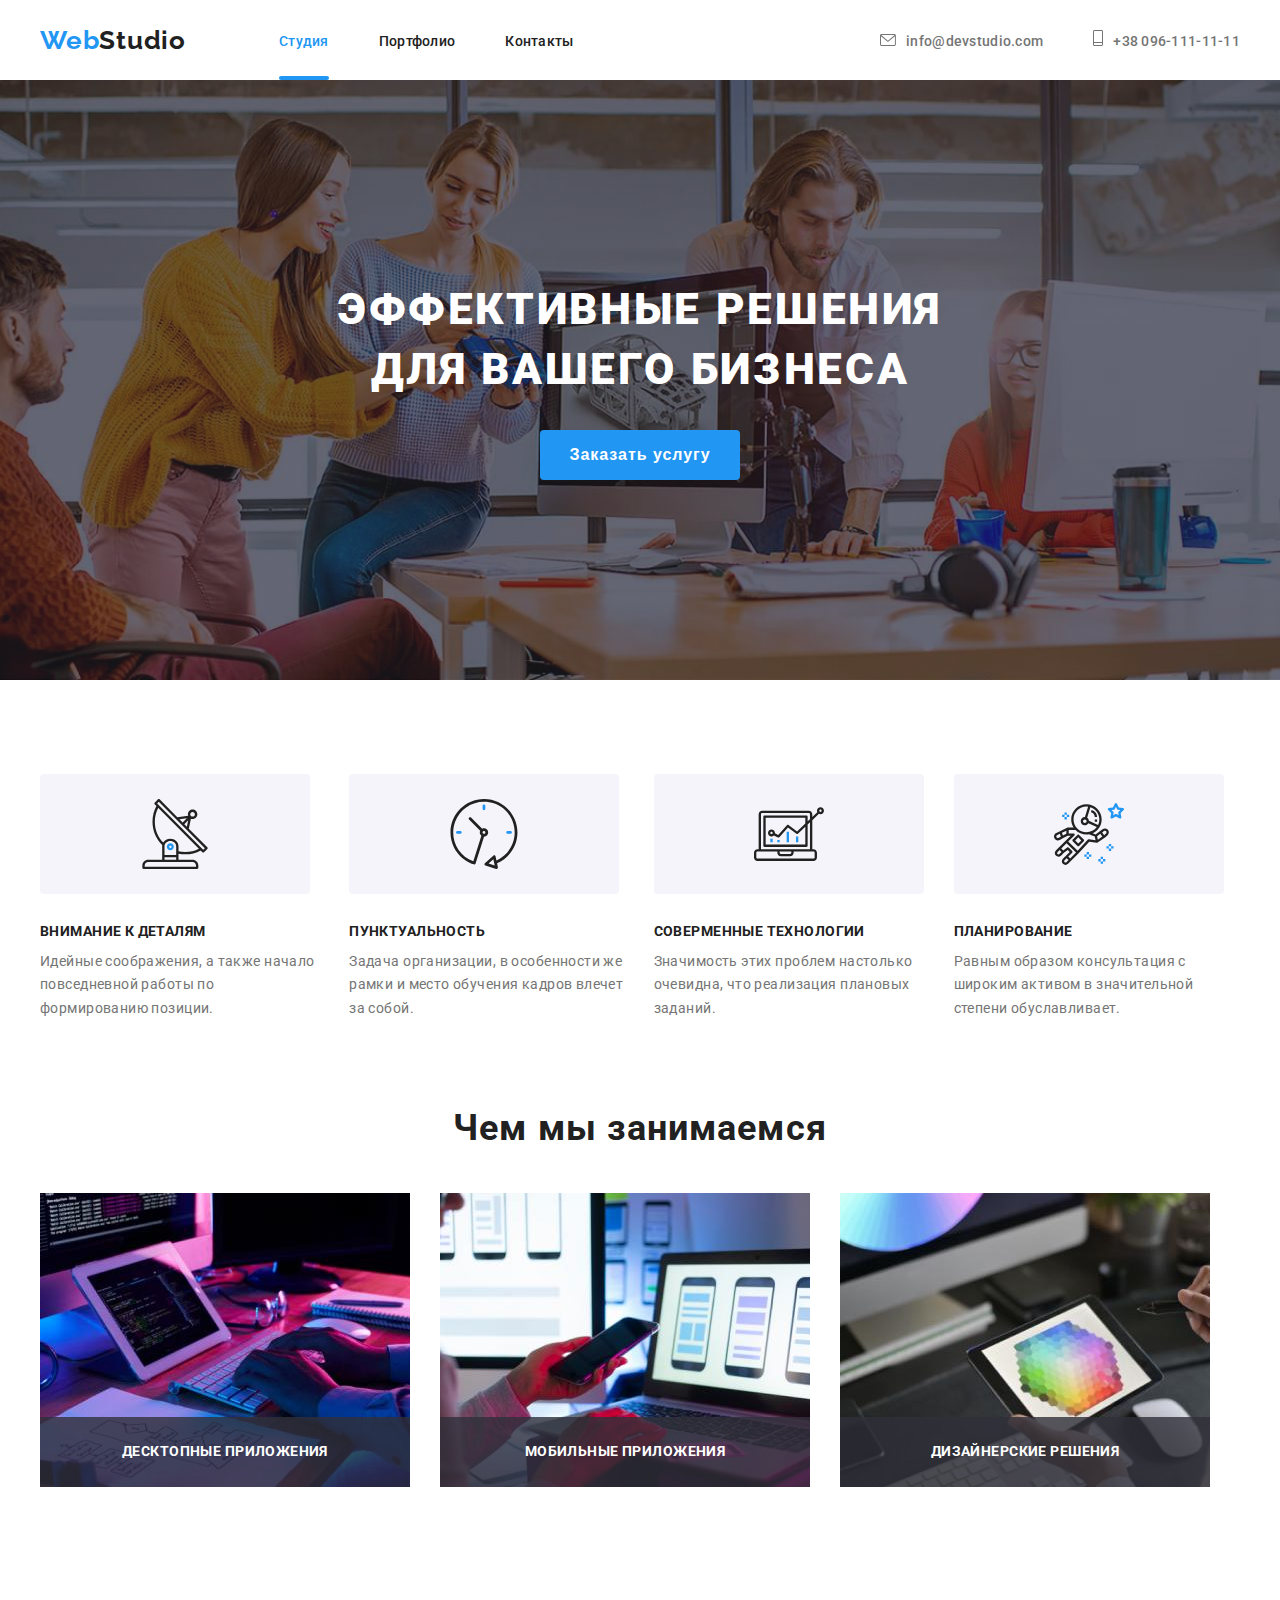
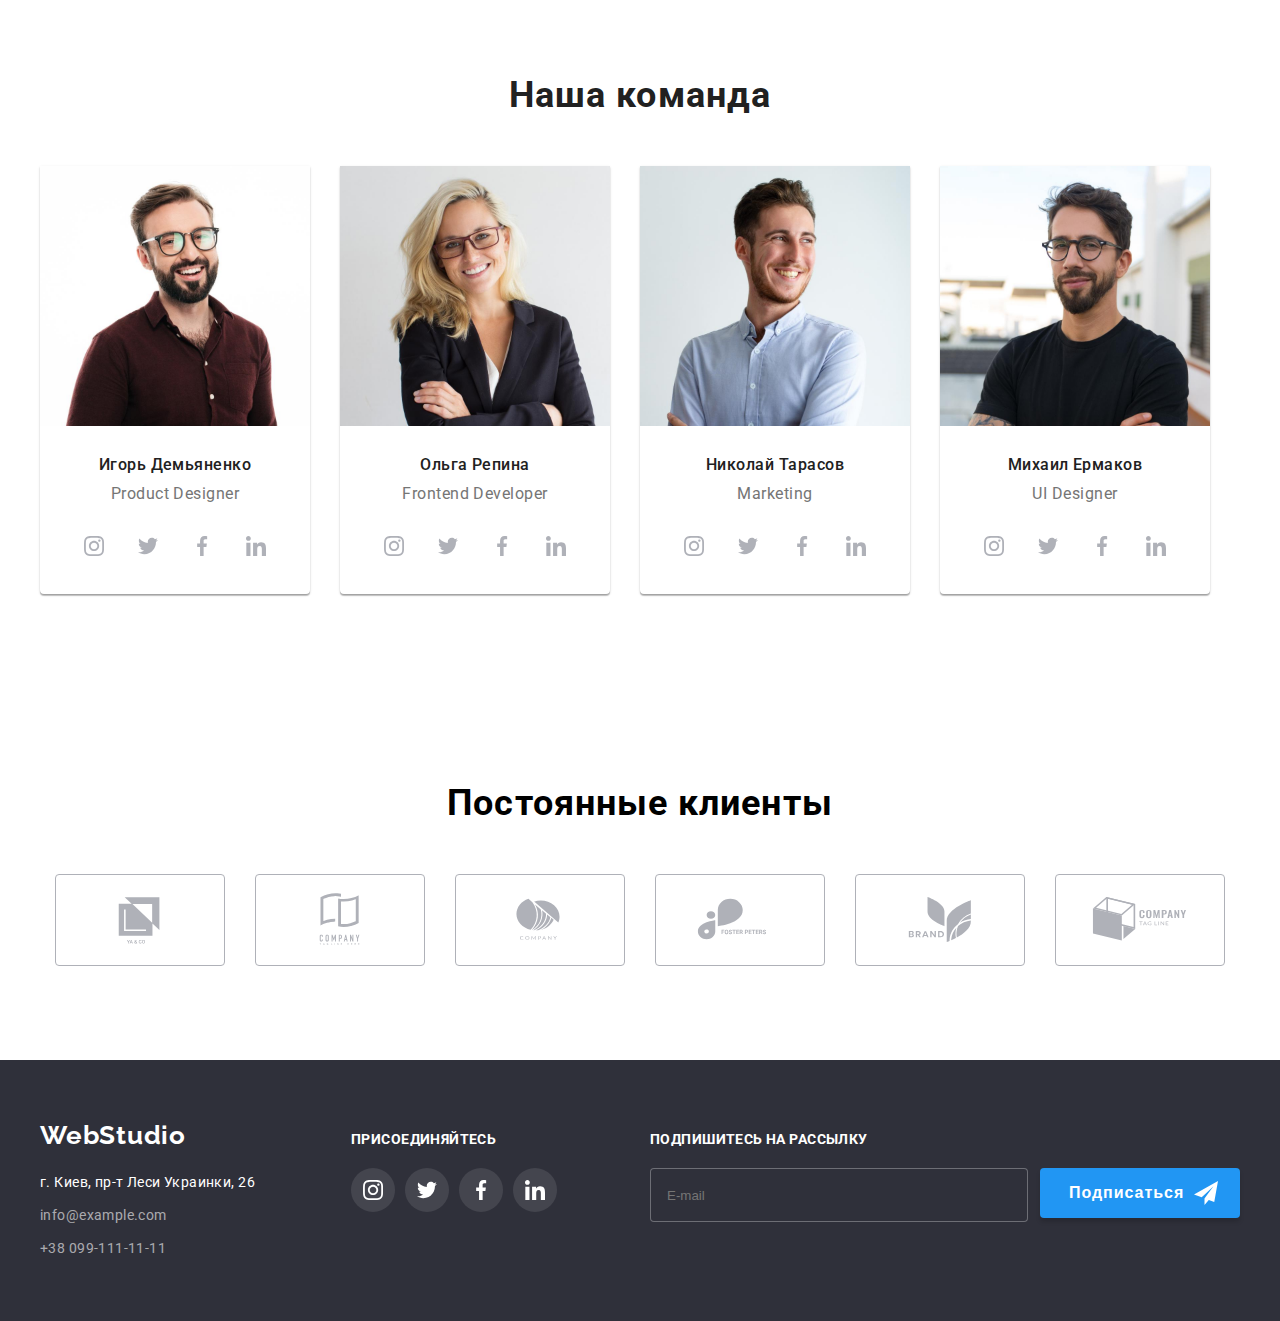
<file: index.html>
<!DOCTYPE html>
<html lang="ru">

<head>
    <meta charset="UTF-8">
    <meta http-equiv="X-UA-Compatible" content="IE=edge">
    <meta name="viewport" content="width=device-width, initial-scale=1.0">
    <title>WebStudio</title>
    <link rel="stylesheet" href="https://cdnjs.cloudflare.com/ajax/libs/modern-normalize/1.1.0/modern-normalize.min.css"
        integrity="sha512-wpPYUAdjBVSE4KJnH1VR1HeZfpl1ub8YT/NKx4PuQ5NmX2tKuGu6U/JRp5y+Y8XG2tV+wKQpNHVUX03MfMFn9Q=="
        crossorigin="anonymous" referrerpolicy="no-referrer" />
    <link rel="preconnect" href="https://fonts.googleapis.com">
    <link rel="preconnect" href="https://fonts.gstatic.com" crossorigin>
    <link href="https://fonts.googleapis.com/css2?family=Raleway:wght@700&family=Roboto:wght@400;500;700&display=swap"
        rel="stylesheet">
    <link rel="stylesheet" href="./css/styles.css" />
</head>

<body>
    <!-----header------>
    <header class="header">
        <div class="container container__header">
            <a href="#" class=" logo logo__header"><span class="logo__dark">Web</span>Studio</a>
            <nav class="header__navigation">
                <ul class="list navigation__list">
                    <li class="navigation__item">
                        <a href="./index.html" class="navigation__link current">Студия</a>
                    </li>
                    <li class="navigation__item">
                        <a href="./portfolio.html" class="navigation__link">Портфолио</a>
                    </li>
                    <li class="navigation__item">
                        <a href="#" class="navigation__link">Контакты</a>
                    </li>
                </ul>
            </nav>
            <ul class="list contacts__list">
                <li class="contacts__item">
                    <a href="mailto:info@devstudio.com" class="contacts__link">
                        <svg class="contacts__icon" width="16" height="12">
                            <use href="./img/sprite-connect.svg#icon-mail"></use>
                        </svg>info@devstudio.com
                    </a>
                </li>
                <li class="contacts__item">
                    <a href="tel:+380961111111" class="contacts__link">
                        <svg class="contacts__icon" width="10" height="16">
                            <use href="./img/sprite-connect.svg#icon-tel"></use>
                        </svg>+38 096-111-11-11
                    </a>
                </li>
            </ul>
        </div>
    </header>
    <!-----hero----->
    <main>
        <section class="hero">
            <div class="container container__hero">
                <h1 class="hero__title">Эффективные решения для вашего бизнеса</h1>
                <button type="button" data-modal-open class="button__hero button__light btn">Заказать услугу</button>
            </div>
        </section>
        <section class="section">
            <div class="container container__features">
                <h2 class="visually--hidden">НАШИ ПРИЕМУЩЕСТВА</h2>
                <ul class="features__list">
                    <li class="features--item">
                        <div class="features__thumb">
                            <svg class="features__icon">
                                <use href="./img/sprite.svg#icon-antenna"></use>
                            </svg>
                        </div>
                        <h3 class="features__title">ВНИМАНИЕ К ДЕТАЛЯМ</h3>
                        <p class="features__text">Идейные соображения, а также начало повседневной работы по формированию
                            позиции.</p>
                    </li>
                    <li class="features--item">
                        <div class="features__thumb">
                            <svg class="features__icon">
                                <use href="./img/sprite.svg#icon-clock"></use>
                            </svg>
                        </div>
                        <h3 class="features__title">ПУНКТУАЛЬНОСТЬ</h3>
                        <p class="features__text">Задача организации, в особенности же рамки и место обучения кадров
                            влечет за собой.</p>
                    </li>
                    <li class="features--item">
                        <div class="features__thumb">
                            <svg class="features__icon">
                                <use href="./img/sprite.svg#icon-diagram"></use>
                            </svg>
                        </div>
                        <h3 class="features__title">СОВЕРМЕННЫЕ ТЕХНОЛОГИИ</h3>
                        <p class="features__text">Значимость этих проблем настолько очевидна, что реализация плановых
                            заданий.</p>
                    </li>
                    <li class="features--item">
                        <div class="features__thumb">
                            <svg class="features__icon">
                                <use href="./img/sprite.svg#icon-astronaut"></use>
                            </svg>
                        </div>
                        <h3 class="features__title">ПЛАНИРОВАНИЕ</h3>
                        <p class="features__text">Равным образом консультация с широким активом в значительной степени
                            обуславливает.</p>
                    </li>
                </ul>
            </div>
        </section>
        <!-----our-work------>
        <section class="section section__busyness">
            <div class="container container__busyness">
                <h2 class="busyness__title">Чем мы занимаемся</h2>
                <ul class="busyness__list">
                    <li class="busyness__item">
                        <img src="./img/doing-something-1.jpg" alt="Человек печатает на клавиатуре" width="370"
                            height="294" class="image-presentation-1" />
                        <p class="busyness__text">Десктопные приложения</p>
                    </li>
                    <li class="busyness__item">
                        <img src="./img/doing-something-2.jpg" alt="Человек использует компьютер" width="370"
                            height="294" class="image-presentation-2" />
                        <p class="busyness__text">Мобильные приложения</p>
                    </li>
                    <li class="busyness__item">
                        <img src="./img/doing-something-3.jpg" alt="Человек использует планшет" width="370" height="294"
                            class="image-presentation-3" />
                        <p class="busyness__text">Дизайнерские решения</p>
                    </li>
                </ul>
            </div>
        </section>
        <!-----team------>
        <section class="section section__team">
            <div class="container container__team">
                <h2 class="team__title">Наша команда</h2>
                <ul class="team__list">
                    <li class="team__card card--item">
                        <img src="./img/igor-1.jpg" alt="Светловолосый мужчина в очках" width="270" height="260"
                            class="card__picture">
                        <div class="team__desk">
                            <h3 class="card__title">Игорь Демьяненко</h3>
                            <p class="card__position">Product Designer</p>
                            <ul class="social__list">
                                <li class="social__item social__item">
                                    <a href="" class="social__link">
                                        <svg class="social__icon" width="20" height="20">
                                            <use href="./img/social-sprite.svg#icon-instagram"></use>
                                        </svg>
                                    </a>
                                </li>
                                <li class="social__item">
                                    <a href="" class="social__link">
                                        <svg class="social__icon" width="20" height="20">
                                            <use href="./img/social-sprite.svg#icon-twitter"></use>
                                        </svg>
                                    </a>
                                </li>
                                <li class="social__item">
                                    <a href="" class="social__link">
                                        <svg class="social__icon" width="20" height="20">
                                            <use href="./img/social-sprite.svg#icon-facebook"></use>
                                        </svg>
                                    </a>
                                </li>
                                <li class="social__item">
                                    <a href="" class="social__link">
                                        <svg class="social__icon" width="20" height="20">
                                            <use href="./img/social-sprite.svg#icon-linkedin"></use>
                                        </svg>
                                    </a>
                                </li>
                            </ul>
                        </div>
                    </li>
                    <li class="team__card card--item">
                        <img src="./img/olga-2.jpg" alt="Улыбающаяся девушка" width="270" height="260"
                            class="card__picture">
                        <div class="team__desk">
                            <h3 class="card__title">Ольга Репина</h3>
                            <p class="card__position">Frontend Developer</p>
                            <ul class="social__list list">
                                <li class="social__item">
                                    <a href="" class="social__link">
                                        <svg class="social__icon" width="20" height="20">
                                            <use href="./img/social-sprite.svg#icon-instagram"></use>
                                        </svg>
                                    </a>
                                </li>
                                <li class="social__item">
                                    <a href="" class="social__link">
                                        <svg class="social__icon" width="20" height="20">
                                            <use href="./img/social-sprite.svg#icon-twitter"></use>
                                        </svg>
                                    </a>
                                </li>
                                <li class="social__item">
                                    <a href="" class="social__link">
                                        <svg class="social__icon" width="20" height="20">
                                            <use href="./img/social-sprite.svg#icon-facebook"></use>
                                        </svg>
                                    </a>
                                </li>
                                <li class="social__item">
                                    <a href="" class="social__link">
                                        <svg class="social__icon" width="20" height="20">
                                            <use href="./img/social-sprite.svg#icon-linkedin"></use>
                                        </svg>
                                    </a>
                                </li>
                            </ul>
                        </div>
                    </li>
                    <li class="team__card card--item">
                        <img src="./img/nikolay-3.jpg" alt="Темноволосый мужчина" width="270" height="260"
                            class="card__picture">
                        <div class="team__desk">
                            <h3 class="card__title">Николай Тарасов</h3>
                            <p class="card__position">Marketing</p>
                            <ul class="social__list list">
                                <li class="social__item">
                                    <a href="" class="social__link">
                                        <svg class="social__icon" width="20" height="20">
                                            <use href="./img/social-sprite.svg#icon-instagram"></use>
                                        </svg>
                                    </a>
                                </li>
                                <li class="social__item">
                                    <a href="" class="social__link">
                                        <svg class="social__icon" width="20" height="20">
                                            <use href="./img/social-sprite.svg#icon-twitter"></use>
                                        </svg>
                                    </a>
                                </li>
                                <li class="social__item">
                                    <a href="" class="social__link">
                                        <svg class="social__icon" width="20" height="20">
                                            <use href="./img/social-sprite.svg#icon-facebook"></use>
                                        </svg>
                                    </a>
                                </li>
                                <li class="social__item">
                                    <a href="" class="social__link">
                                        <svg class="social__icon" width="20" height="20">
                                            <use href="./img/social-sprite.svg#icon-linkedin"></use>
                                        </svg>
                                    </a>
                                </li>
                            </ul>
                        </div>
                    </li>
                    <li class="team__card card--item">
                        <img src="./img/mikhail-4.jpg" alt="Темноволосый мужчина в очках" width="270" height="260"
                            class="card__picture">
                        <div class="team__desk">
                            <h3 class="card__title">Михаил Ермаков</h3>
                            <p class="card__position">UI Designer</p>
                            <ul class="social__list list">
                                <li class="social__item">
                                    <a href="" class="social__link">
                                        <svg class="social__icon" width="20" height="20">
                                            <use href="./img/social-sprite.svg#icon-instagram"></use>
                                        </svg>
                                    </a>
                                </li>
                                <li class="social__item">
                                    <a href="" class="social__link">
                                        <svg class="social__icon" width="20" height="20">
                                            <use href="./img/social-sprite.svg#icon-twitter"></use>
                                        </svg>
                                    </a>
                                </li>
                                <li class="social__item">
                                    <a href="" class="social__link">
                                        <svg class="social__icon" width="20" height="20">
                                            <use href="./img/social-sprite.svg#icon-facebook"></use>
                                        </svg>
                                    </a>
                                </li>
                                <li class="social__item">
                                    <a href="" class="social__link">
                                        <svg class="social__icon" width="20" height="20">
                                            <use href="./img/social-sprite.svg#icon-linkedin"></use>
                                        </svg>
                                    </a>
                                </li>
                            </ul>
                        </div>
                    </li>
                </ul>
            </div>
        </section>
        <section class="section section__clients">
            <div class="container container__clients">
                <h2 class="clients__title">Постоянные клиенты</h2>
                <ul class="list clients__list">
                    <li class="clients__item">
                        <a href="#" class="client__link link">
                            <svg class="client__icon">
                                <use href="./img/clients-sprite.svg#icon-logo-1"></use>
                            </svg>
                        </a>
                    </li>
                    <li class="clients__item">
                        <a href="#" class="client__link link">
                            <svg class="client__icon">
                                <use href="./img/clients-sprite.svg#icon-logo-2"></use>
                            </svg>
                        </a>
                    </li>
                    <li class="clients__item">
                        <a href="#" class="client__link link">
                            <svg class="client__icon">
                                <use href="./img/clients-sprite.svg#icon-logo-3"></use>
                            </svg>
                        </a>
                    </li>
                    <li class="clients__item">
                        <a href="#" class="client__link link">
                            <svg class="client__icon">
                                <use href="./img/clients-sprite.svg#icon-logo-4"></use>
                            </svg>
                        </a>
                    <li class="clients__item">
                        <a href="#" class="client__link link">
                            <svg class="client__icon">
                                <use href="./img/clients-sprite.svg#icon-logo-5"></use>
                            </svg>
                        </a>
                    </li>
                    <li class="clients__item">
                        <a href="#" class="client__link link">
                            <svg class="client__icon">
                                <use href="./img/clients-sprite.svg#icon-logo-6"></use>
                            </svg>
                        </a>
                    </li>
                </ul>
            </div>
        </section>
    </main>
    <!----footer---->
    <footer class="footer">
        <div class="container container__footer">
            <div class="special__footer__container">
                <a href="#" class="link logo__footer"><span class="logo-part">Web</span>Studio</a>
                <address>
                    <ul class="list">
                        <li class="footer__item"><a href="https://goo.gl/maps/i2SUqEGefCtZMEda6" target="_blank"
                                rel="noopener noreferrer nofollow" class="link adress">г. Киев, пр-т Леси Украинки,
                                26</a>
                        </li>
                        <li class="footer__item"><a href="mailto:info@example.com"
                                class="link footer__contacts">info@example.com</a></li>
                        <li class="footer__item"><a href="tel:+380991111111" class="link footer__contacts">+38
                                099-111-11-11</a>
                        </li>
                    </ul>
                </address>
            </div>
            <div class="social__contacts">
                <h2 class="offer__text">присоединяйтесь</h2>
                <ul class="social__list list">
                    <li class="social__item__footer">
                        <a href="" class="social__link__footer">
                            <svg class="social__icon__footer" width="20" height="20">
                                <use href="./img/social-sprite.svg#icon-instagram"></use>
                            </svg>
                        </a>
                    </li>
                    <li class="social__item__footer">
                        <a href="" class="social__link__footer">
                            <svg class="social__icon__footer" width="20" height="20">
                                <use href="./img/social-sprite.svg#icon-twitter"></use>
                            </svg>
                        </a>
                    </li>
                    <li class="social__item__footer">
                        <a href="" class="social__link__footer">
                            <svg class="social__icon__footer" width="20" height="20">
                                <use href="./img/social-sprite.svg#icon-facebook"></use>
                            </svg>
                        </a>
                    </li>
                    <li class="social__item__footer">
                        <a href="" class="social__link__footer">
                            <svg class="social__icon__footer" width="20" height="20">
                                <use href="./img/social-sprite.svg#icon-linkedin"></use>
                            </svg>
                        </a>
                    </li>
                </ul>
            </div>

            <form class="footer__form">
                <p class="form__text">Подпишитесь на рассылку</p>
                <div class="footer__form__container">
                    <label for="" class="footer__form__label">
                        <input type="text" placeholder="E-mail" class="footer__form__input">
                    </label>
                    <button type="submit" class="footer__button button__form__text">Подписаться
                        <svg class="footer__form__icon">
                            <use href="./img/sprite.svg#icon-footer-form"></use>
                        </svg>
                    </button>
                </div>
            </form>
        </div>
        </div>
    </footer>
    <div class="backdrop is-hidden" data-modal>
        <div class="modal">
            <button type="button" data-modal-close class="modal-btn">
                <svg class="modal-icon" width="11" height="11">
                    <use href="./img/sprite.svg#modal-icon"></use>
                </svg>
            </button>
            <form action="" class="modal-form">
                <p class="modal-form-head">
                    Оставьте свои данные, мы вам перезвоним
                </p>

                <label class="modal-form-field modal-form-field-text">Имя
                    <span class="modal-form-wrapper">
                        <input type="text" class="modal-form-input" name="user-name" minlength="2"
                            pattern="[a-zA-Zа-яёА-ЯЁ]+" title="Имя должно содержать символы латиницы или кириллицы"
                            required />
                        <svg class="modal-form-icon modal-form-icon-name">
                            <use href="./img/sprite.svg#icon-name-modal"></use>
                        </svg>
                    </span>
                </label>

                <label class="modal-form-field modal-form-field-text">Телефон
                    <span class="modal-form-wrapper">
                        <input type="tel" class="modal-form-input" name="user-tel" title="099-000-00-00"
                            pattern="[0-9]{3}-[0-9]{3}-[0-9]{2}-[0-9]{2}" required />
                        <svg class="modal-form-icon modal-form-icon-tel">
                            <use href="./img/sprite.svg#icon-tel-modal"></use>
                        </svg>
                    </span>
                </label>

                <label class="modal-form-field modal-form-field-text">Почта
                    <span class="modal-form-wrapper">
                        <input type="mail" class="modal-form-input" name="user-mail" pattern="[^ @]*@[^ @]*"
                            title="qwerty123@gmail.com" required />
                        <svg class="modal-form-icon modal-form-icon-mail">
                            <use href="./img/sprite.svg#icon-mail-modal"></use>
                        </svg>
                    </span>
                </label>


                <label class="modal-form-field modal-form-field-text">Комментарий
                    <textarea class="modal-form-message" name="user-message" placeholder="Введите текст"></textarea>
                </label>

                <input type="checkbox" id="policy-accept" class="modal-form-checkbox visually-hidden" />
                <label for="policy-accept" class="modal-form-checkbox-label">Соглашаюсь с рассылкой и принимаю&nbsp;
                    <a href="#">Условия договора</a>
                </label>
                <div class="button-modal-form">
                    <button class="modal-form-button" type="submit">Отправить</button>
                </div>
            </form>
        </div>
    </div>
</body>
<script src="./js/modal.js"></script>

</html>
</file>
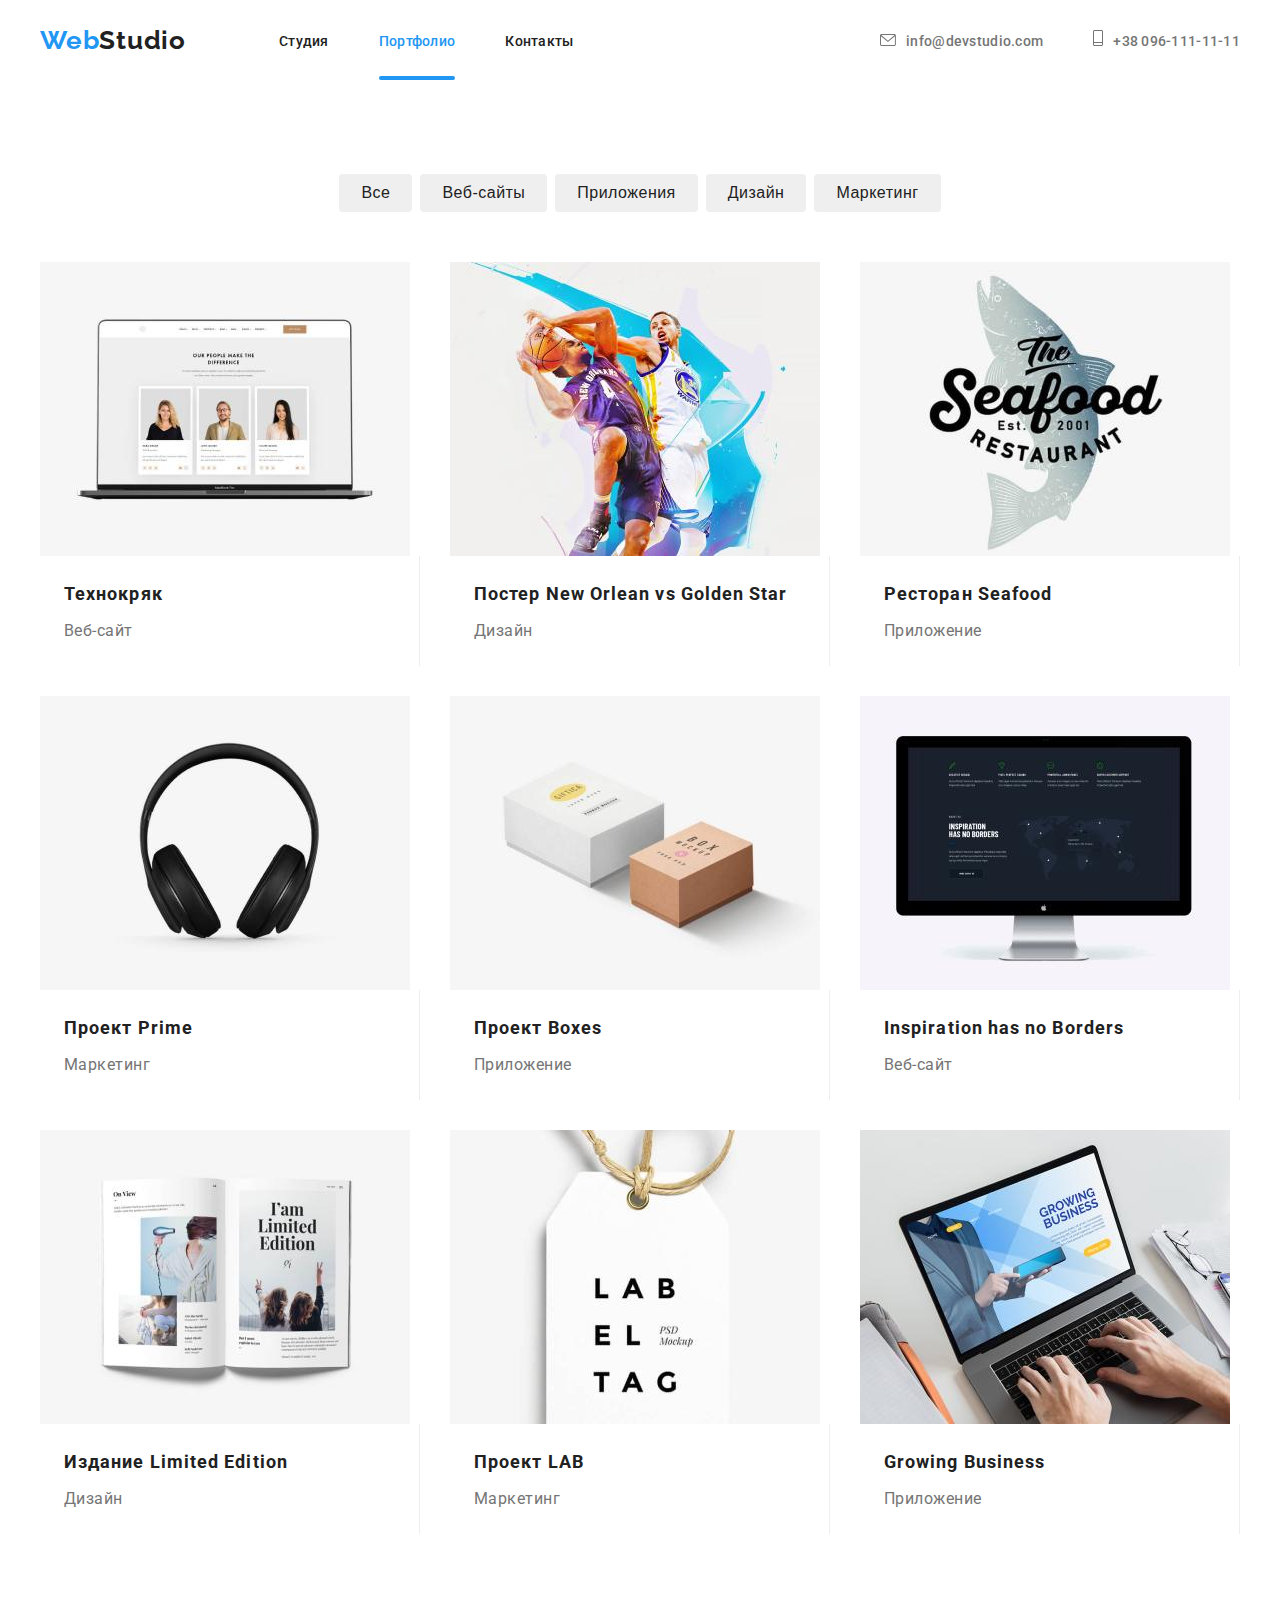
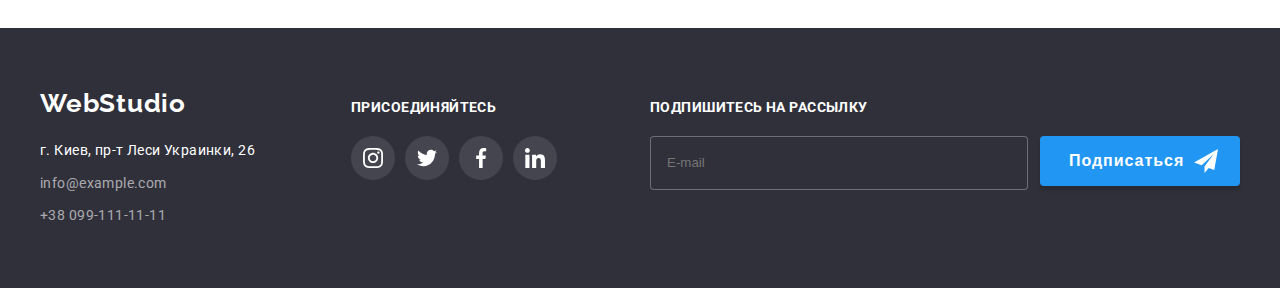
<file: portfolio.html>
<!DOCTYPE html>
<html lang="ru">
  <head>
    <meta charset="UTF-8" />
    <meta http-equiv="X-UA-Compatible" content="IE=edge" />
    <meta name="viewport" content="width=device-width, initial-scale=1.0" />
    <title>Portfolio</title>
    <link rel="preconnect" href="https://fonts.googleapis.com" />
    <link rel="preconnect" href="https://fonts.gstatic.com" crossorigin />
    <link
      href="https://fonts.googleapis.com/css2?family=Raleway:wght@700&family=Roboto:wght@400;500;700&display=swap"
      rel="stylesheet"
    />
    <link
      rel="stylesheet"
      href="https://cdnjs.cloudflare.com/ajax/libs/modern-normalize/1.1.0/modern-normalize.min.css"
      integrity="sha512-wpPYUAdjBVSE4KJnH1VR1HeZfpl1ub8YT/NKx4PuQ5NmX2tKuGu6U/JRp5y+Y8XG2tV+wKQpNHVUX03MfMFn9Q=="
      crossorigin="anonymous"
      referrerpolicy="no-referrer"
    />
    <link rel="stylesheet" href="./css/styles.css" />
  </head>

  <body>
    <!-----header------>
    <header class="header">
      <div class="container container__header">
        <a href="#" class="logo logo__header"
          ><span class="logo__dark">Web</span>Studio</a
        >
        <nav class="header__navigation">
          <ul class="list navigation__list">
            <li class="navigation__item">
              <a href="./index.html" class="navigation__link">Студия</a>
            </li>
            <li class="navigation__item">
              <a href="./portfolio.html" class="navigation__link current"
                >Портфолио</a
              >
            </li>
            <li class="navigation__item">
              <a href="#" class="navigation__link">Контакты</a>
            </li>
          </ul>
        </nav>
          <ul class="list contacts__list container__header">
            <li class="contacts__item">
              <a href="mailto:info@devstudio.com" class="contacts__link">
                <svg class="contacts__icon" width="16" height="12">
                  <use href="./img/sprite-connect.svg#icon-mail"></use>
                </svg>info@devstudio.com
              </a>
            </li>
            <li class="contacts__item">
              <a href="tel:+380961111111" class="contacts__link">
                <svg class="contacts__icon" width="10" height="16">
                  <use href="./img/sprite-connect.svg#icon-tel"></use>
                </svg>+38 096-111-11-11
              </a>
            </li>
          </ul>
        </div>
      </div>
    </header>
    <!-----examples------>
    <main>
      <section class="section section__examples">
        <div class="container examples-container">
          <ul class="list buttons__list">
            <li class="menu__buttons">
              <button type="button" class="btn btn-portfolio">Все</button>
            </li>
            <li class="menu__buttons">
              <button type=" button" class="btn btn-portfolio">
                Веб-сайты
              </button>
            </li>
            <li class="menu__buttons">
              <button type="button" class="btn btn-portfolio">
                Приложения
              </button>
            </li>
            <li class="menu__buttons">
              <button type="button" class="btn btn-portfolio">Дизайн</button>
            </li>
            <li class="menu__buttons">
              <button type="button" class="btn btn-portfolio">Маркетинг</button>
            </li>
          </ul>
          <ul class="list example__list">
            <li class="example__item">
              <a href="#" class="example__link link">
                <div class="example__wrap">
                  <img
                    src="./img/technokryak-1.jpg"
                    alt="Ноутбук с изображенным сайтом"
                  />
                  <p class="example__text">
                    Технокряк это современная площадка распространения
                    коронавируса. Компании используют эту платформу для
                    цифрового шпионажа и атак на защищённые сервера конкурентов.
                  </p>
                </div>
                <div class="example__description">
                  <h2 class="img__title">Технокряк</h2>
                  <p class="img__description">Веб-сайт</p>
                </div>
              </a>
            </li>
            <li class="example__item">
              <a href="#" class="example__link link">
                <div class="example__wrap">
                  <img src="./img/poster-2.jpg" alt="Баскетболисты" />
                  <p class="example__text">
                    Lorem ipsum dolor sit amet consectetur adipisicing elit. In
                    praesentium at expedita voluptates corrupti cum, facilis
                    recusandae nostrum. Nesciunt porro doloribus adipisci ut
                    perspiciatis quidem, eius inventore ducimus mollitia quae.
                  </p>
                </div>
                <div class="example__description">
                  <h2 class="img__title">Постер New Orlean vs Golden Star</h2>
                  <p class="img__description">Дизайн</p>
                </div>
              </a>
            </li>
            <li class="example__item">
              <a href="#" class="example__link link">
                <div class="example__wrap">
                  <img src="./img/seafood-3.jpg" alt="Логотип ресторана" />
                  <p class="example__text">
                    Lorem ipsum dolor sit amet consectetur adipisicing elit. In
                    praesentium at expedita voluptates corrupti cum, facilis
                    recusandae nostrum. Nesciunt porro doloribus adipisci ut
                    perspiciatis quidem, eius inventore ducimus mollitia quae.
                  </p>
                </div>
                <div class="example__description">
                  <h2 class="img__title">Ресторан Seafood</h2>
                  <p class="img__description">Приложение</p>
                </div>
              </a>
            </li>
            <li class="example__item">
              <a href="#" class="example__link link">
                <div class="example__wrap">
                  <img src="./img/prime-4.jpg" alt="Наушники" />
                  <p class="example__text">
                    Lorem ipsum, dolor sit amet consectetur adipisicing elit.
                    Asperiores maiores qui recusandae quo numquam quidem nemo,
                    eaque architecto saepe harum ducimus soluta error? Tempore
                    laborum dolore temporibus error, ex vel?
                  </p>
                </div>
                <div class="example__description">
                  <h2 class="img__title">Проект Prime</h2>
                  <p class="img__description">Маркетинг</p>
                </div>
              </a>
            </li>
            <li class="example__item">
              <a href="#" class="example__link link">
                <div class="example__wrap">
                  <img src="./img/boxes-5.jpg" alt="Две коробки" />
                  <p class="example__text">
                    Lorem ipsum, dolor sit amet consectetur adipisicing elit.
                    Asperiores maiores qui recusandae quo numquam quidem nemo,
                    eaque architecto saepe harum ducimus soluta error? Tempore
                    laborum dolore temporibus error, ex vel?
                  </p>
                </div>
                <div class="example__description">
                  <h2 class="img__title">Проект Boxes</h2>
                  <p class="img__description">Приложение</p>
                </div>
              </a>
            </li>
            <li class="example__item">
              <a href="#" class="example__link link">
                <div class="example__wrap">
                  <img src="./img/inspiration-6.jpg" alt="Компьютер" />
                  <p class="example__text">
                    Lorem ipsum, dolor sit amet consectetur adipisicing elit.
                    Asperiores maiores qui recusandae quo numquam quidem nemo,
                    eaque architecto saepe harum ducimus soluta error? Tempore
                    laborum dolore temporibus error, ex vel?
                  </p>
                </div>
                <div class="example__description">
                  <h2 class="img__title">Inspiration has no Borders</h2>
                  <p class="img__description">Веб-сайт</p>
                </div>
              </a>
            </li>
            <li class="example__item">
              <a href="#" class="example__link link">
                <div class="example__wrap">
                  <img src="./img/izdaniye-7.jpg" alt="Журнал" />
                  <p class="example__text">
                    Lorem ipsum, dolor sit amet consectetur adipisicing elit.
                    Asperiores maiores qui recusandae quo numquam quidem nemo,
                    eaque architecto saepe harum ducimus soluta error? Tempore
                    laborum dolore temporibus error, ex vel?
                  </p>
                </div>
                <div class="example__description">
                  <h2 class="img__title">Издание Limited Edition</h2>
                  <p class="img__description">Дизайн</p>
                </div>
              </a>
            </li>
            <li class="example__item">
              <a href="#" class="example__link link">
                <div class="example__wrap">
                  <img src="./img/lab-8.jpg" alt="Бирка" />
                  <p class="example__text">
                    Lorem ipsum, dolor sit amet consectetur adipisicing elit.
                    Asperiores maiores qui recusandae quo numquam quidem nemo,
                    eaque architecto saepe harum ducimus soluta error? Tempore
                    laborum dolore temporibus error, ex vel?
                  </p>
                </div>
                <div class="example__description">
                  <h2 class="img__title">Проект LAB</h2>
                  <p class="img__description">Маркетинг</p>
                </div>
              </a>
            </li>
            <li class="example__item">
              <a href="#" class="example__link link">
                <div class="example__wrap">
                  <img src="./img/growing-9.jpg" alt="Ноутбук" />
                  <p class="example__text">
                    Lorem ipsum, dolor sit amet consectetur adipisicing elit.
                    Asperiores maiores qui recusandae quo numquam quidem nemo,
                    eaque architecto saepe harum ducimus soluta error? Tempore
                    laborum dolore temporibus error, ex vel?
                  </p>
                </div>
                <div class="example__description">
                  <h2 class="img__title">Growing Business</h2>
                  <p class="img__description">Приложение</p>
                </div>
              </a>
            </li>
          </ul>
        </div>
      </section>
    </main>
    <!----footer---->

    <footer class="footer">
        <div class="container container__footer">
            <div class="special__footer__container">
                <a href="#" class="link logo__footer"><span class="logo-part">Web</span>Studio</a>
                <address>
                    <ul class="list">
                        <li class="footer__item"><a href="https://goo.gl/maps/i2SUqEGefCtZMEda6" target="_blank"
                                rel="noopener noreferrer nofollow" class="link adress">г. Киев, пр-т Леси Украинки,
                                26</a>
                        </li>
                        <li class="footer__item"><a href="mailto:info@example.com"
                                class="link footer__contacts">info@example.com</a></li>
                        <li class="footer__item"><a href="tel:+380991111111" class="link footer__contacts">+38
                                099-111-11-11</a>
                        </li>
                    </ul>
                </address>
            </div>
            <div class="social__contacts">
                <h2 class="offer__text">присоединяйтесь</h2>
                <ul class="social__list list">
                    <li class="social__item__footer">
                        <a href="" class="social__link__footer">
                            <svg class="social__icon__footer" width="20" height="20">
                                <use href="./img/social-sprite.svg#icon-instagram"></use>
                            </svg>
                        </a>
                    </li>
                    <li class="social__item__footer">
                        <a href="" class="social__link__footer">
                            <svg class="social__icon__footer" width="20" height="20">
                                <use href="./img/social-sprite.svg#icon-twitter"></use>
                            </svg>
                        </a>
                    </li>
                    <li class="social__item__footer">
                        <a href="" class="social__link__footer">
                            <svg class="social__icon__footer" width="20" height="20">
                                <use href="./img/social-sprite.svg#icon-facebook"></use>
                            </svg>
                        </a>
                    </li>
                    <li class="social__item__footer">
                        <a href="" class="social__link__footer">
                            <svg class="social__icon__footer" width="20" height="20">
                                <use href="./img/social-sprite.svg#icon-linkedin"></use>
                            </svg>
                        </a>
                    </li>
                </ul>
            </div>

            <form class="footer__form">
                <p class="form__text">Подпишитесь на рассылку</p>
                <div class="footer__form__container">
                    <label for="" class="footer__form__label">
                        <input type="text" placeholder="E-mail" class="footer__form__input">
                    </label>
                    <button type="submit" class="footer__button button__form__text">Подписаться
                        <svg class="footer__form__icon">
                            <use href="./img/sprite.svg#icon-footer-form"></use>
                        </svg>
                    </button>
                </div>
            </form>
        </div>
        </div>
    </footer>
  </body>
</html>
</file>
<file: css/styles.css>
:root {
  --header-text-color: #212121;
  --primary-text-color: #757575;
  --secondary-text-color: #ffffff;
  --third-text-color: #2196f3;
  --primary-title-color: #ffffff;
  --secondary-title-color: #212121;
  --accent-color: #2196f3;
  --background-color: #ffffff;
  --primary-background-color: #2f303a;
  --secondary-background-color: #2196f3;
  --third-background-color: #f5f4fa;
  --main-background-color: #e5e5e5;
  --hover-btn-color: #188ce8;
  --hero-primary-background-color: #c4c4c4;
}

body {
  font-family: 'Roboto', sans-serif;
  margin: 0;
}

p,
h1,
h2,
h3,
h4,
h5,
h6 {
  margin: 0;
}

ul {
  margin: 0;
  padding: 0;
  list-style: none;
}

button {
  cursor: pointer;
}

img {
  display: block;
  max-width: 100%;
  height: auto;
}

a {
  text-decoration: none;
}

.container {
  width: 1200px;
  padding-left: 15px;
  padding-right: 15px;
  margin-left: auto;
  margin-right: auto;
}

.btn {
  font-weight: 700;
  font-size: 16px;
  line-height: 1.87;

  display: flex;
  align-items: center;
  text-align: center;
  letter-spacing: 0.06em;
  cursor: pointer;
}

.button__light {
  color: var(--secondary-text-color);
  background-color: var(--secondary-background-color);
}

.section {
  padding: 94px 0;
}

.visually--hidden {
  position: absolute;
  white-space: nowrap;
  width: 1px;
  height: 1px;
  overflow: hidden;
  border: 0;
  padding: 0;
  clip: rect(0 0 0 0);
  clip-path: inset(50%);
  margin: -1px;
}

.navigation__link.current::after {
  content: '';
  width: 100%;
  position: absolute;
  height: 4px;
  border-radius: 2px;
  bottom: -31px;
  display: block;
  background-color: var(--accent-color);
}

.navigation__link:hover,
.navigation__link:focus,
.navigation__link.current {
  color: var(--accent-color);
}
/*-------------------header---------------*/

header {
  padding-top: 25px;
  padding-bottom: 24px;
}

.container__header {
  display: flex;
  align-items: center;
  margin-left: auto;
}

.logo__header {
  font-family: 'Raleway', sans-serif;
  text-decoration: none;
  font-weight: 700;
  font-size: 26px;
  line-height: 1.19;
  display: inline;
  margin-right: 93px;

  letter-spacing: 0.03em;

  color: var(--header-text-color);
}

.logo__dark {
  color: var(--third-text-color);
  font-size: 26px;
}

.header__navigation {
  display: flex;
  align-items: center;
}

.navigation__list {
  display: flex;
}

.navigation__item:not(:last-child) {
  margin-right: 50px;
}

.navigation__link {
  font-weight: 500;
  font-size: 14px;
  line-height: 1.14;
  letter-spacing: 0.02em;
  transition-property: color;
  transition-duration: 250ms;
  transition-timing-function: cubic-bezier(0.4, 0, 0.2, 1);
  transition-delay: 0ms;
  position: relative;

  color: var(--header-text-color);
}

.navigation__link:hover,
.navigation__link:focus {
  color: var(--accent-color);
}

.contacts__list {
  margin-left: auto;
  align-items: center;
  display: flex;
}

.contacts__item:not(:last-child) {
  margin-right: 50px;
}

.contacts__icon {
  align-items: center;
  justify-content: center;
  margin-right: 10px;
  transition-property: fill;
  transition-duration: 250ms;
  transition-timing-function: cubic-bezier(0.4, 0, 0.2, 1);

  fill: currentColor;
}

.contacts__icon:hover,
.contacts__icon:focus {
  fill: var(--accent-color);
}

.contacts__link {
  font-weight: 500;
  font-size: 14px;
  line-height: 1.14;
  letter-spacing: 0.02em;
  transition-property: color;
  transition-duration: 250ms;
  transition-timing-function: cubic-bezier(0.4, 0, 0.2, 1);
  transition-delay: ;
  color: var(--primary-text-color);
}

.contacts__link:hover,
.contacts__link:focus {
  color: var(--accent-color);
}

/*-------------------hero---------------*/

.hero {
  background-color: var(--hero-primary-background-color);
  padding-top: 200px;
  padding-bottom: 200px;
  background-repeat: no-repeat;
  background-position: center;
  background-size: cover;
  background-image: linear-gradient(
      rgba(47, 48, 58, 0.4),
      rgba(47, 48, 58, 0.4)
    ),
    url(../img/background-hero.jpg);
}

.hero__title {
  font-weight: 900;
  font-size: 44px;
  line-height: 1.36;
  width: 696px;
  text-align: center;
  margin: 0 auto;

  letter-spacing: 0.06em;
  text-transform: uppercase;

  color: var(--primary-title-color);
}

.button__hero {
  min-width: 200px;
  height: 50px;
  border-radius: 4px;
  display: block;
  margin: 0 auto;
  border: transparent;

  margin-top: 30px;
}
/*----------------features-----------------*/
.features__list {
  display: flex;
}

.features--item:not(:last-child) {
  margin-right: 30px;
}

.features__thumb {
  width: 270px;
  height: 120px;
  margin-bottom: 30px;
  background-color: var(--third-background-color);
  border-radius: 4px;
  display: flex;
  justify-content: center;
  align-items: center;
}

.features__icon {
  width: 70px;
  height: 70px;
}

.features-hidden-title {
  display: none;
}

.features__title {
  font-weight: 700;
  font-size: 14px;
  line-height: 1.14;
  letter-spacing: 0.03em;
  text-transform: uppercase;
  margin-bottom: 10px;

  color: var(--secondary-title-color);
}

.features__text {
  font-size: 14px;
  line-height: 1.71;

  letter-spacing: 0.03em;

  color: var(--primary-text-color);
}
/*----------------our-work-----------------*/
.section__busyness {
  padding-top: 0;
}

.busyness__title {
  font-weight: 700;
  font-size: 36px;
  line-height: 0.76;
  letter-spacing: 0.03em;
  margin: 0 auto;
  text-align: center;

  color: var(--secondary-title-color);
}

.busyness__list {
  display: flex;
  margin-top: 50px;
}

.busyness__item:not(:last-child) {
  margin-right: 30px;
}

.busyness__item {
  position: relative;
  display: flex;
}

.busyness__text {
  position: absolute;
  bottom: 0;
  font-weight: 700;
  font-size: 14px;
  line-height: 1.14;
  letter-spacing: 0.03em;
  text-transform: uppercase;
  color: var(--secondary-text-color);

  background-color: rgba(47, 48, 58, 0.8);
  width: 100%;
  height: 70px;
  display: flex;
  justify-content: center;
  align-items: center;
}

/*----------------team-----------------*/
.team__title {
  font-weight: 700;
  font-size: 36px;
  line-height: 1.16;
  letter-spacing: 0.03em;
  text-align: center;
  margin-bottom: 50px;

  color: var(--secondary-title-color);
}

.team__list {
  display: flex;
}

.team__card {
  width: 270px;
  height: 428px;
  left: 215px;
  top: 1785px;

  background: #ffffff;
  box-shadow: 0px 1px 3px rgba(0, 0, 0, 0.12), 0px 1px 1px rgba(0, 0, 0, 0.14),
    0px 2px 1px rgba(0, 0, 0, 0.2);
  border-radius: 0px 0px 4px 4px;
}

.card--item:not(:last-child) {
  margin-right: 30px;
}

.team__desk {
  padding-top: 30px;
  padding-bottom: 30px;
}

.card__title {
  font-weight: 500;
  font-size: 16px;
  line-height: 1.18;
  letter-spacing: 0.03em;
  text-align: center;
  margin-bottom: 10px;

  color: var(--secondary-title-color);
}

.card__position {
  font-size: 16px;
  line-height: 1.18;
  letter-spacing: 0.03em;
  text-align: center;
  margin-bottom: 16px;

  color: var(--primary-text-color);
}

.team__icon {
  width: 20px;
  height: 20px;
  margin-right: auto;
  justify-content: center;
  align-items: center;
  background-color: var(--accent-color);
}

.team {
  background-color: var(--third-background-color);
}

.social__item {
  width: 44px;
  height: 44px;
  margin-right: 10px;
}

.social__item:last-child {
  margin-right: 0;
}

.social__link {
  width: 100%;
  height: 100%;
  display: block;
  background-color: var(--secondary-text-color);
  border-radius: 50%;
  display: flex;
  align-items: center;
  justify-content: center;

  transition-property: background-color;
  transition-duration: 250ms;
  transition-timing-function: cubic-bezier(0.4, 0, 0.2, 1);
  transition-delay: 0ms;
}

.social__link:hover,
.social__link:focus {
  background-color: var(--accent-color);
}

.social__icon {
  fill: #afb1b8;

  transition-property: fill;
  transition-duration: 250ms;
  transition-timing-function: cubic-bezier(0.4, 0, 0.2, 1);
  transition-delay: 0ms;
}

.social__link:hover .social__icon,
.social__link:focus .social__icon {
  fill: #ffffff;
}

.social__list {
  display: flex;
  justify-content: center;
}
/*-------------------clients---------------*/

.container__clients {
  width: 1170px;
  height: 184px;
}

.clients__title {
  text-align: center;
  font-weight: 700;
  font-size: 36px;
  line-height: 42px;
  text-align: center;
  letter-spacing: 0.03em;
  margin-bottom: 50px;
}

.clients__list {
  display: flex;
  align-items: center;
  justify-content: center;
}

.clients__item {
  cursor: pointer;
}

.clients__item:not(:first-child) {
  margin-left: auto;
}

.client__link {
  display: flex;
  justify-content: center;
  align-items: center;
  width: 170px;
  height: 92px;
  border: 1px solid #afb1b8;
  box-sizing: border-box;
  border-radius: 4px;
  cursor: pointer;
}

.client__link {
  transition-property: border-color;
  transition-duration: 250ms;
  transition-timing-function: cubic-bezier(0.4, 0, 0.2, 1);
  transition-delay: 0ms;
}

.client__link:hover .client__icon,
.client__link:focus .client__icon {
  fill: var(--accent-color);
}

.client__link:hover,
.client__link:focus {
  border-color: var(--accent-color);
}

.client__icon {
  width: 106px;
  height: 60px;
  align-items: center;
  justify-content: center;

  transition-property: fill;
  transition-duration: 250ms;
  transition-timing-function: cubic-bezier(0.4, 0, 0.2, 1);
  transition-delay: 0ms;
}

.client__icon:focus,
.client__icon:hover {
  color: var(--accent-color);
}

.client__icon {
  fill: #afb1b8;
}

/*-------------------footer---------------*/
.footer {
  background-color: var(--primary-background-color);
  padding-top: 60px;
  padding-bottom: 60px;
}

.container__footer {
  display: flex;
  align-items: baseline;
}

.special__footer__container {
  margin-right: 70px;
  flex-grow: 1;
}

.logo__footer {
  font-family: 'Raleway', sans-serif;
  text-decoration: none;
  font-size: 26px;
  font-weight: 700;
  line-height: 1.19;
  display: block;
  margin-bottom: 20px;

  letter-spacing: 0.03em;
  color: var(--secondary-text-color);
}

.footer__item:not(:last-child) {
  margin-bottom: 9px;
}

.adress {
  font-style: normal;
  font-size: 14px;
  line-height: 1.71;
  letter-spacing: 0.03em;

  color: var(--secondary-text-color);
}

.footer__contacts {
  font-style: normal;
  font-size: 14px;
  line-height: 1.71;
  letter-spacing: 0.03em;

  color: rgba(255, 255, 255, 0.6);
}

.offer__text {
  font-weight: 700;
  font-size: 14px;
  line-height: 1.14;
  letter-spacing: 0.03em;
  text-transform: uppercase;

  color: var(--secondary-text-color);
}

.social__list {
  display: flex;
  justify-content: center;
  margin-top: 20px;
}

.social__item__footer {
  width: 44px;
  height: 44px;
}

.social__item__footer:not(:last-child) {
  margin-right: 10px;
}

.social__link__footer {
  width: 100%;
  height: 100%;
  display: block;
  background-color: rgba(255, 255, 255, 0.1);
  border-radius: 50%;
  display: flex;
  align-items: center;
  justify-content: center;

  transition-property: background-color;
  transition-duration: 250ms;
  transition-timing-function: cubic-bezier(0.4, 0, 0.2, 1);
  transition-delay: 0ms;
}

.social__link__footer:hover,
.social__link__footer:focus {
  background-color: var(--accent-color);
}

.social__link__footer {
  fill: #ffffff;
}

.social__icon__footer {
  transition-property: background-color;
  transition-duration: 250ms;
  transition-timing-function: cubic-bezier(0.4, 0, 0.2, 1);
  transition-delay: 0ms;
}

.social__link__footer:hover .social__icon,
.social__link__footer:focus .social__icon {
  fill: #ffffff;
}

.footer__form {
  margin-left: 93px;
}

.form__text {
  font-weight: 700;
  font-size: 14px;
  line-height: 1.14;
  letter-spacing: 0.03em;
  text-transform: uppercase;
  margin-bottom: 20px;

  color: var(--secondary-text-color);
}

.footer__form__container {
  display: flex;
}

.footer__form__label {
  display: flex;
}

.footer__form__input {
  width: 358px;
  height: 50px;
  padding-left: 16px;
  align-items: center;
  justify-content: center;

  outline: none;
  border: 1px solid rgba(255, 255, 255, 0.3);
  border-radius: 4px;
  background-color: var(--primary-background-color);
  color: rgba(255, 255, 255, 0.3);
}

.footer__button {
  width: 200px;
  height: 50px;
  margin-left: 12px;

  background-color: #2196f3;
  border: none;
  border-radius: 4px;
  box-shadow: 0px 4px 4px rgba(0, 0, 0, 0.15);
  outline: none;
  display: flex;
}

.button__form__text {
  font-weight: bold;
  font-size: 16px;
  line-height: 1.87;
  padding-left: 29px;

  display: flex;
  align-items: center;
  text-align: center;
  letter-spacing: 0.06em;

  color: var(--secondary-text-color);
}

.footer__form__icon {
  width: 24px;
  height: 24px;
  display: flex;
  margin-left: 10px;
}
/* ----------------------portfolio----------------------- */
.btn-portfolio {
  font-weight: 500;
  font-size: 16px;
  line-height: 1.62;
  border: transparent;
  border-radius: 4px;
  height: 38px;
  padding: 6px 22px;

  text-align: center;
  letter-spacing: 0.03em;

  transition-property: background-color, color, box-shadow;
  transition-duration: 250ms;
  transition-timing-function: cubic-bezier(0.4, 0, 0.2, 1);
  transition-delay: 0ms;

  color: var(--header-text-color);
}

.btn-portfolio:hover,
.btn-portfolio:focus {
  background-color: var(--accent-color);
  color: #ffffff;
  box-shadow: 0px 3px 1px rgba(0, 0, 0, 0.1), 0px 1px 2px rgba(0, 0, 0, 0.08),
    0px 2px 2px rgba(0, 0, 0, 0.12);
  border-radius: 4px;
}

/* ----------------------header----------------------- */

.buttons__list {
  display: flex;
  margin-bottom: 50px;

  justify-content: center;
}

.menu__buttons {
  margin-right: 8px;
}

.menu__buttons:last-child {
  margin: 0;
}
/* ----------------------example-list----------------------- */
.example__list {
  display: flex;
  flex-wrap: wrap;
  margin-top: -30px;
  margin-left: -30px;
}

.example__item {
  margin-top: 30px;
  flex-basis: calc(100% / 3 - 30px);
  margin-left: 30px;
}

.example__item:hover .example__text {
  transform: translateY(0);
}

.example__wrap {
  position: relative;
  overflow: hidden;
}

.example__text {
  position: absolute;
  top: 0;
  left: 0;
  font-style: normal;
  font-weight: normal;
  font-size: 18px;
  line-height: 1.56;
  color: #ffffff;
  background-color: rgba(33, 150, 243, 0.9);
  padding: 63px 24px;
  height: 100%;
  transform: translateY(100%);
  transition: transform 250ms cubic-bezier(0.4, 0, 0.2, 1);

  letter-spacing: 0.03em;
}

.example__description {
  padding-left: 24px;
  padding-right: 24px;
  padding-bottom: 20px;
  padding-top: 20px;
  border-left: 1px;
  border-bottom: 1px;
  border-right: 1px solid #eeeeee;
}

.img__title {
  font-weight: 700;
  font-size: 18px;
  line-height: 2;
  letter-spacing: 0.06em;

  color: var(--secondary-title-color);
}

.img__description {
  font-size: 16px;
  line-height: 1.87;
  letter-spacing: 0.03em;

  color: var(--primary-text-color);
}

.example__link:hover,
.example__link:focus {
  box-shadow: 0px 1px 1px rgba(0, 0, 0, 0.12), 0px 4px 4px rgba(0, 0, 0, 0.06),
    1px 4px 6px rgba(0, 0, 0, 0.16);
}

.example__link {
  display: block;

  transition-property: box-shadow;
  transition-duration: 250ms;
  transition-timing-function: cubic-bezier(0.4, 0, 0.2, 1);
}

.img__description {
  margin-top: 4px;
}

/* ----------------------modal----------------------- */

.backdrop {
  width: 100vw;
  height: 100vh;
  background-color: rgba(0, 0, 0, 0.2);
  position: fixed;
  top: 0;
  transition: opacity 500ms cubic-bezier(0.4, 0, 0.2, 1),
    visibility 500ms cubic-bezier(0.4, 0, 0.2, 1);
}

.modal {
  position: absolute;
  width: 528px;
  min-height: 581px;
  background-color: var(--secondary-text-color);
  border-radius: 4px;
  top: 50%;
  left: 50%;
  transform: translate(-50%, -50%);
}

.modal {
  padding: 40px;
}

.modal-btn {
  border: 1px solid rgba(0, 0, 0, 0.1);
  background-color: transparent;
  width: 30px;
  height: 30px;
  border-radius: 50%;
  position: absolute;
  top: 8px;
  right: 8px;
  display: flex;
  align-items: center;
  justify-content: center;
}

.backdrop.is-hidden {
  visibility: hidden;
  opacity: 0;
  pointer-events: none;
}

.modal-form {
  display: flex;
  flex-direction: column;
}

.modal-form-head {
  font-weight: 700;
  font-size: 20px;
  line-height: 23px;
  text-align: center;
  letter-spacing: 0.03em;
  margin-bottom: 12px;
}

.modal-form-field-text {
  color: #757575;
}

.modal-form-field {
  font-size: 14px;
  font-weight: 400;
  margin-bottom: 10px;
}

.modal-form-wrapper {
  position: relative;
  margin-top: 4px;
  display: block;
  transition-property: fill;
  transition-duration: 250ms;
  transition-timing-function: cubic-bezier(0.4, 0, 0.2, 1);
}

.modal-form-input {
  width: 100%;
  height: 40px;

  padding-left: 30px;

  border: 1px solid rgba(33, 33, 33, 0.2);
  border-radius: 4px;
  transition-property: border-color;
  transition-duration: 250ms;
  transition-timing-function: cubic-bezier(0.4, 0, 0.2, 1);
  outline: none;
}

.modal-form-input:focus {
  border-color: var(--accent-color);
}

.modal-form-input:focus + .modal-form-icon {
  fill: var(--accent-color);
}

.modal-form-wrapper:focus {
  fill: var(--accent-color);
}

.modal-form-input:focus {
  border-color: var(--accent-color);
}

.modal-form-message {
  width: 100%;
  height: 120px;

  border: 1px solid rgba(33, 33, 33, 0.2);
  border-radius: 4px;

  margin-top: 4px;
  padding-left: 16px;
  padding-top: 12px;
  display: block;

  resize: none;
}

.modal-form-message::placeholder {
  font-size: 12px;
  line-height: 14px;
  letter-spacing: 0.01em;
  color: rgba(117, 117, 117, 0.5);
}

.modal-form-icon {
  display: block;
  position: absolute;
  top: 50%;
  left: 12px;
  transform: translateY(-50%);
}

.modal-form-icon-name {
  width: 12px;
  height: 12px;
}

.modal-form-icon-tel {
  width: 13px;
  height: 13px;
}

.modal-form-icon-mail {
  width: 15px;
  height: 12px;
}

.modal-form-message {
  transition-property: border-color;
  transition-duration: 250ms;
  transition-timing-function: cubic-bezier(0.4, 0, 0.2, 1);
  outline: none;
}

.modal-form-message:focus {
  border-color: var(--accent-color);
}

.modal-form-checkbox-label::before {
  display: block;
  content: '';
  width: 16px;
  height: 15px;
  border: 1px solid #212121;
  border-radius: 3px;
  cursor: pointer;
  margin-right: 8.328px;
}

.modal-form-checkbox:checked + .modal-form-checkbox-label::before {
  background-image: url(../img/icon-check.svg);
  border-color: var(--accent-color);
  border: 0px;
  background-position: center;
  background-size: cover;
  background-repeat: no-repeat;
}

.modal-form-checkbox:focus + .modal-form-checkbox-label::before {
  outline: 1px solid var(--header-text-color);
}

.policy-accept {
  display: flex;
}

.modal-form-checkbox-label {
  display: flex;
  align-items: center;
  justify-content: center;
  margin-bottom: 30px;
  font-size: 14px;
  line-height: 1.71px;
  color: var(--primary-text-color);

  letter-spacing: 0.03em;
}

.modal-form-button {
  width: 200px;
  height: 50px;
  outline: none;
  border: none;
  color: var(--secondary-text-color);
  font-weight: bold;
  font-size: 16px;
  line-height: 1.87;

  align-items: center;

  background: #2196f3;
  box-shadow: 0px 4px 4px rgba(0, 0, 0, 0.15);
  border-radius: 4px;
}

.button-modal-form {
  justify-content: center;
  align-items: center;
  display: flex;
}
</file>
